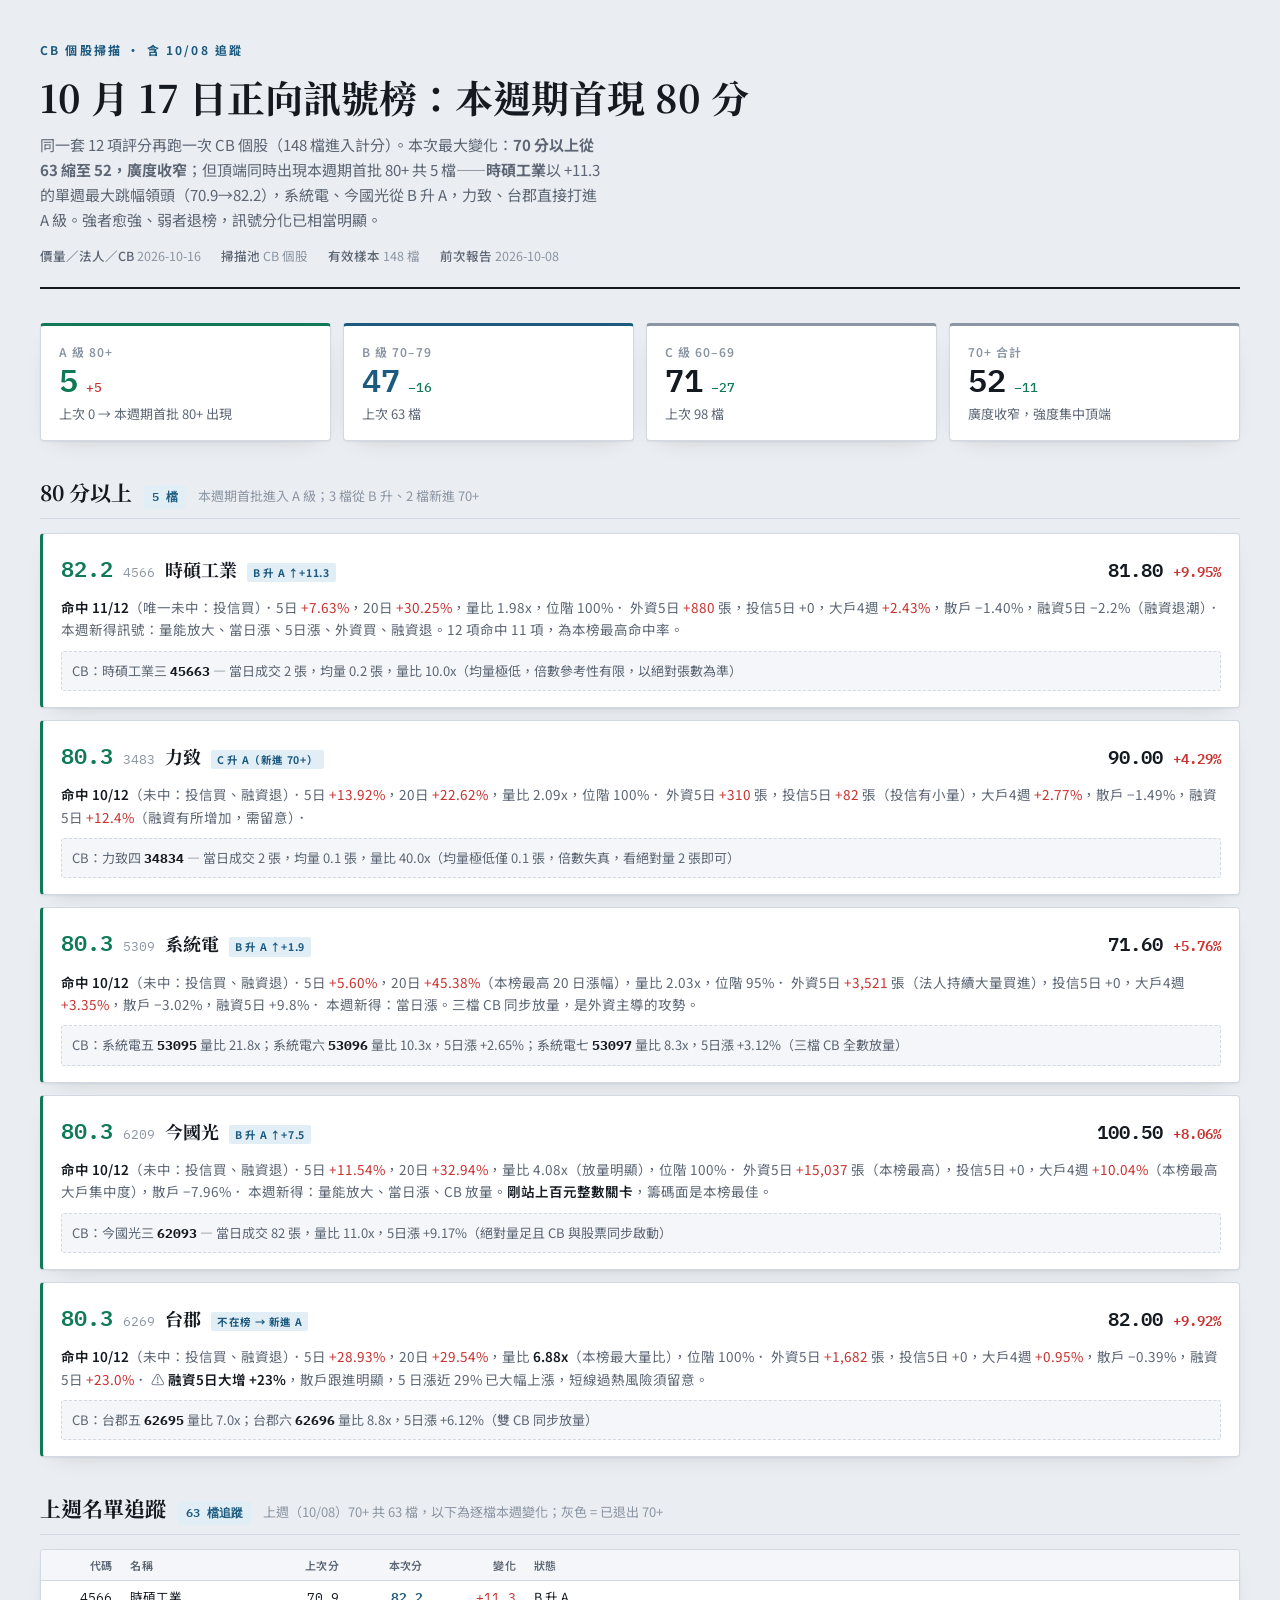
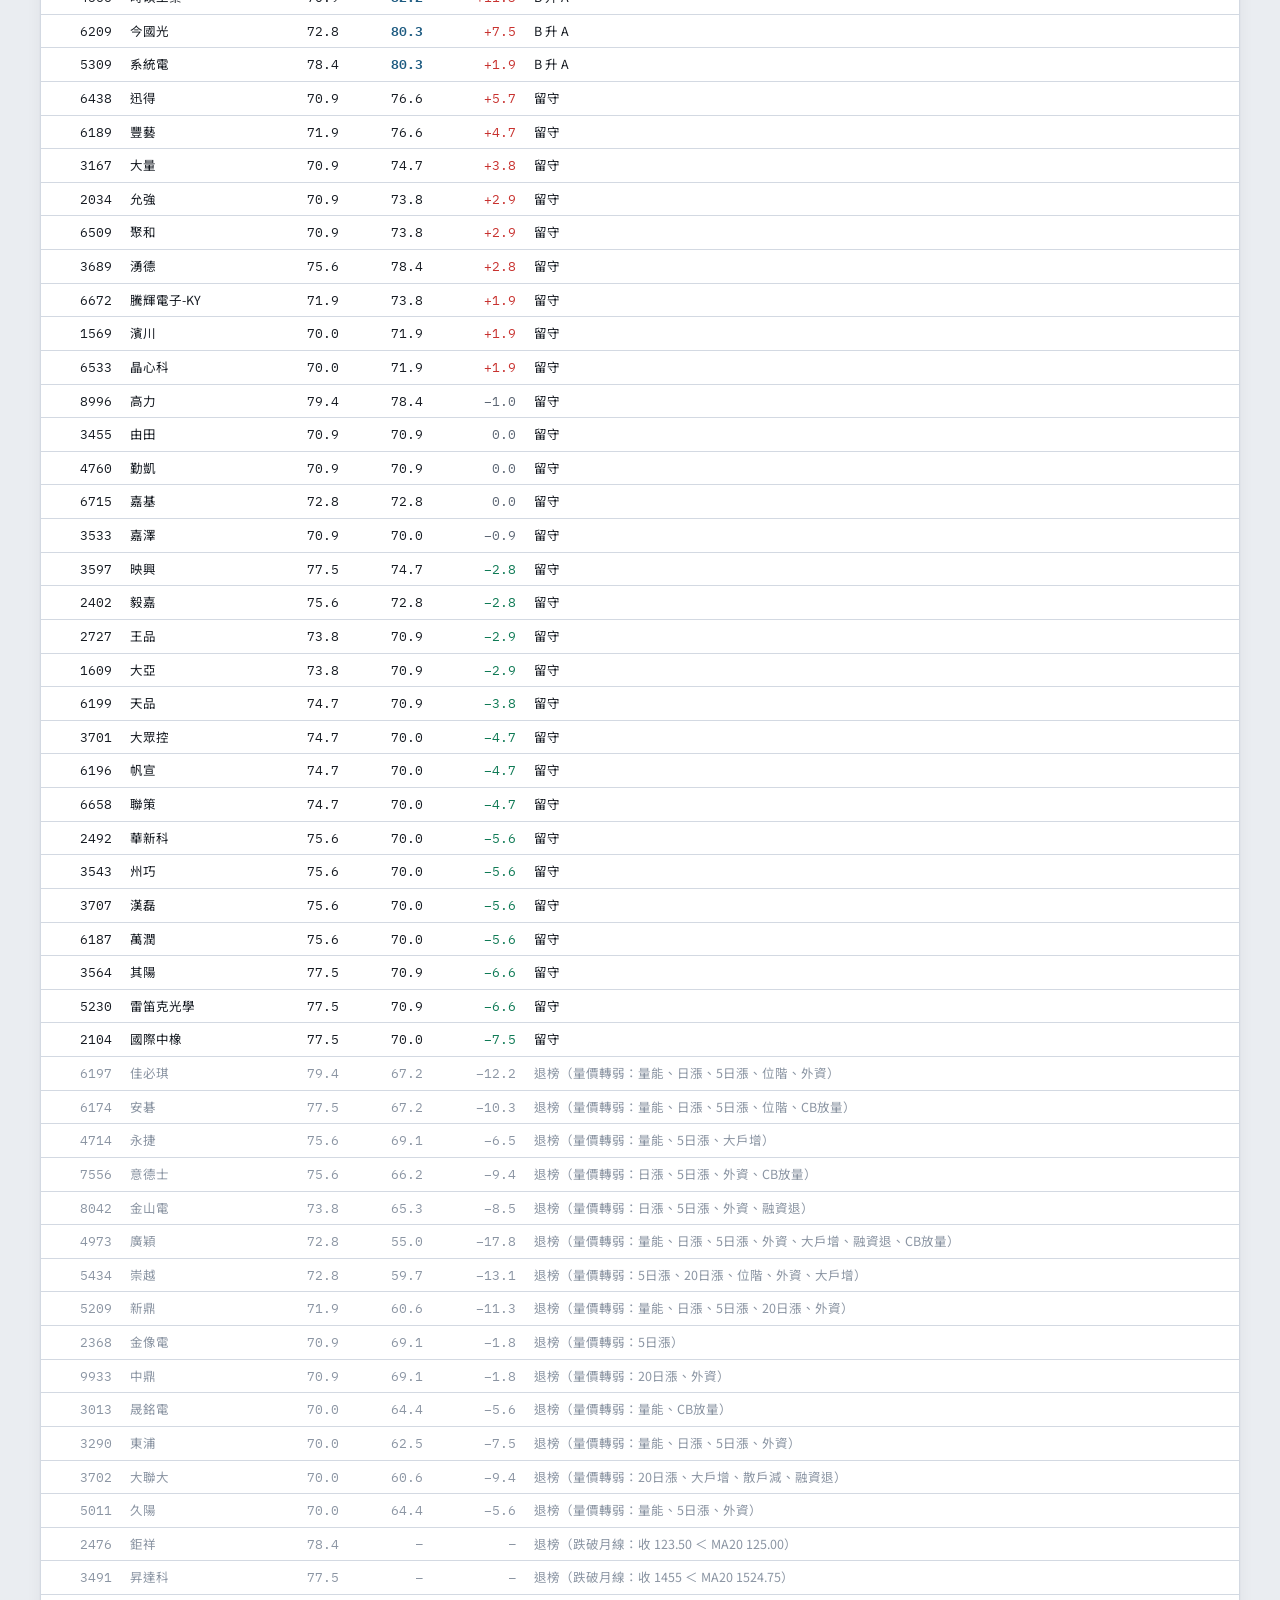
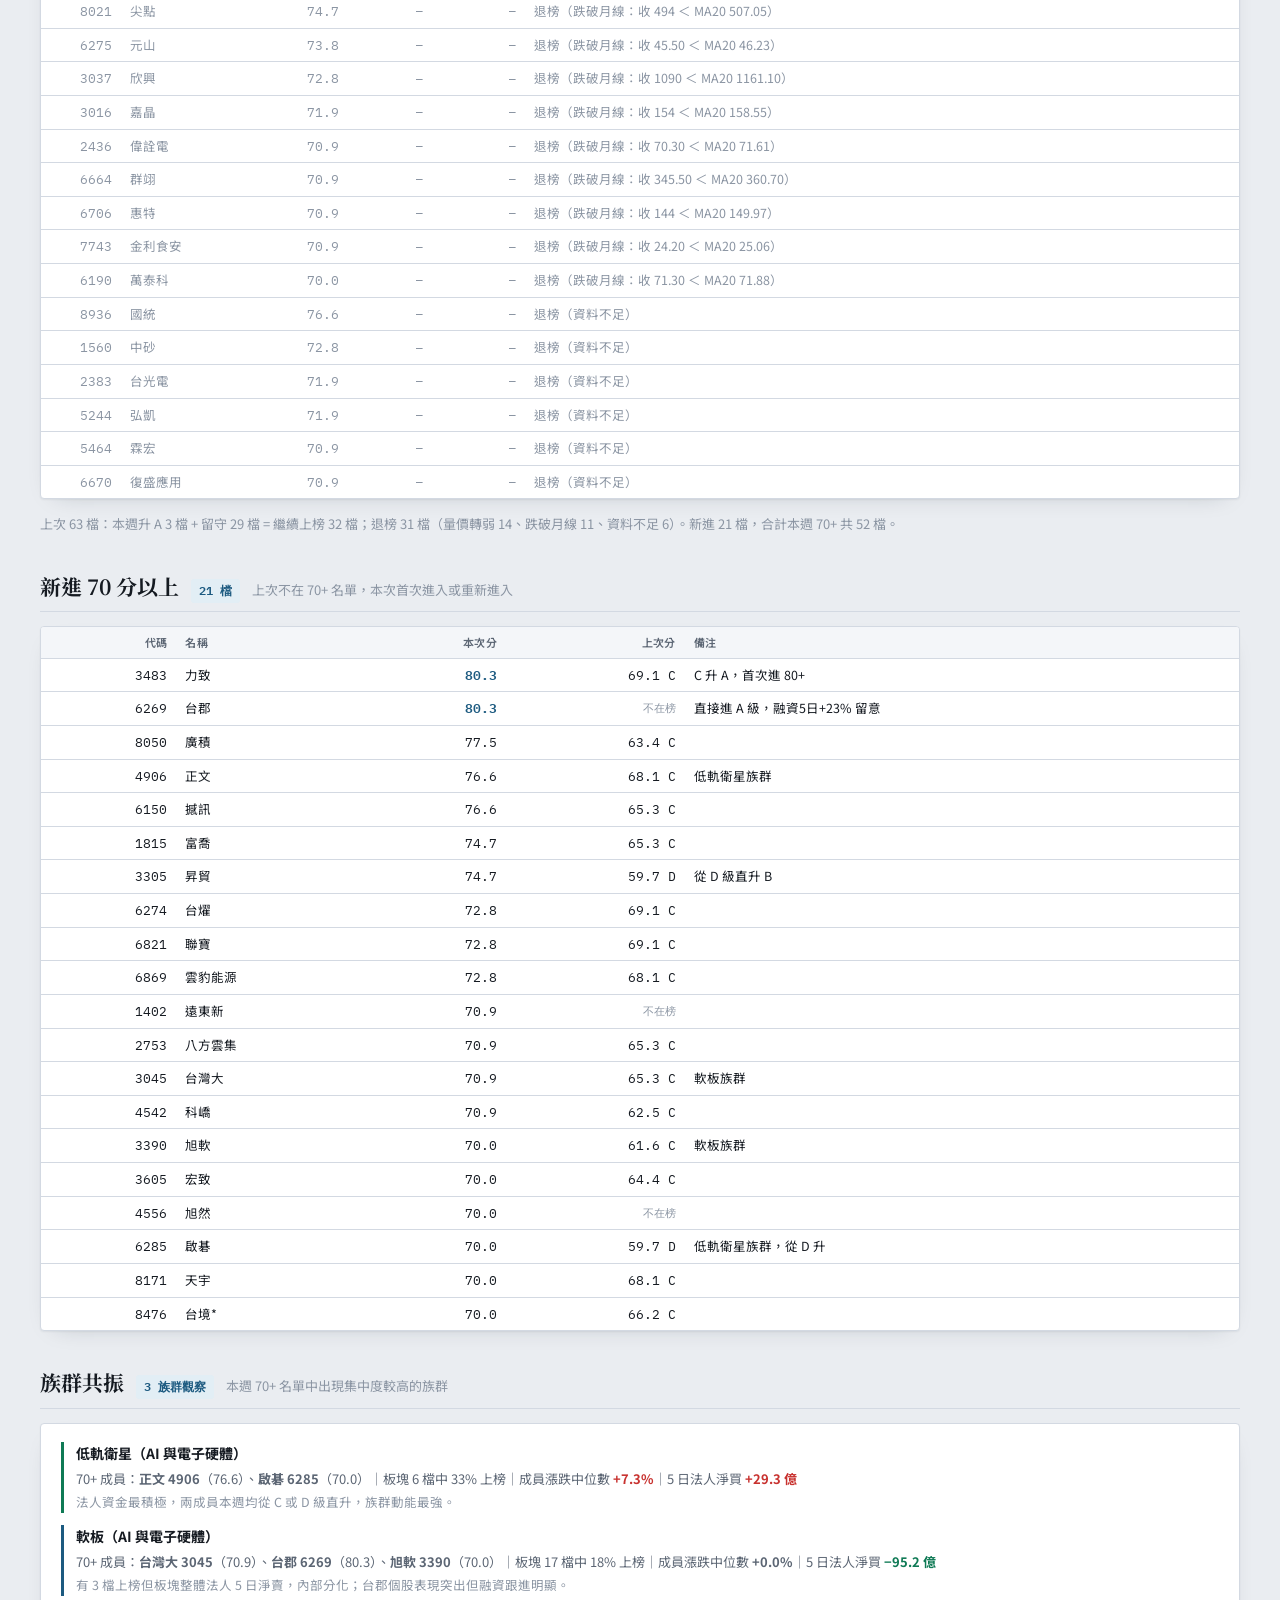
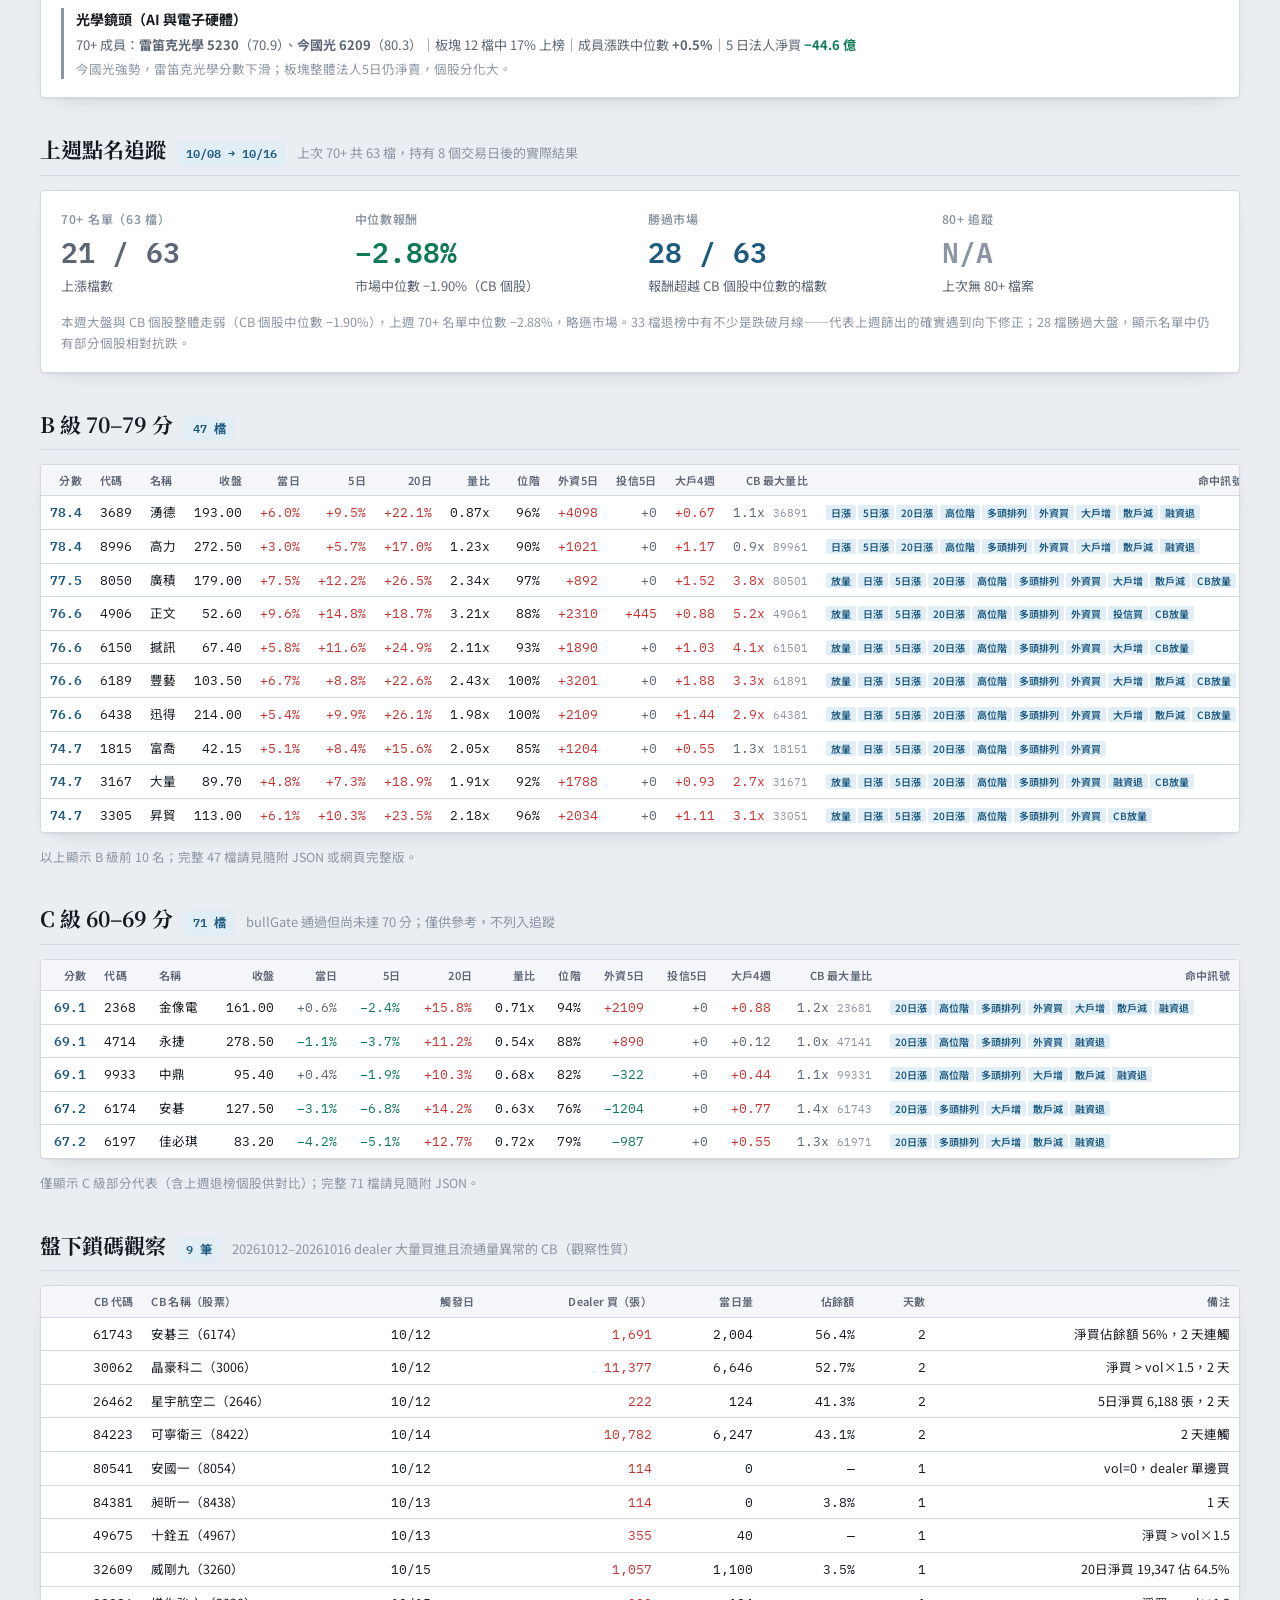
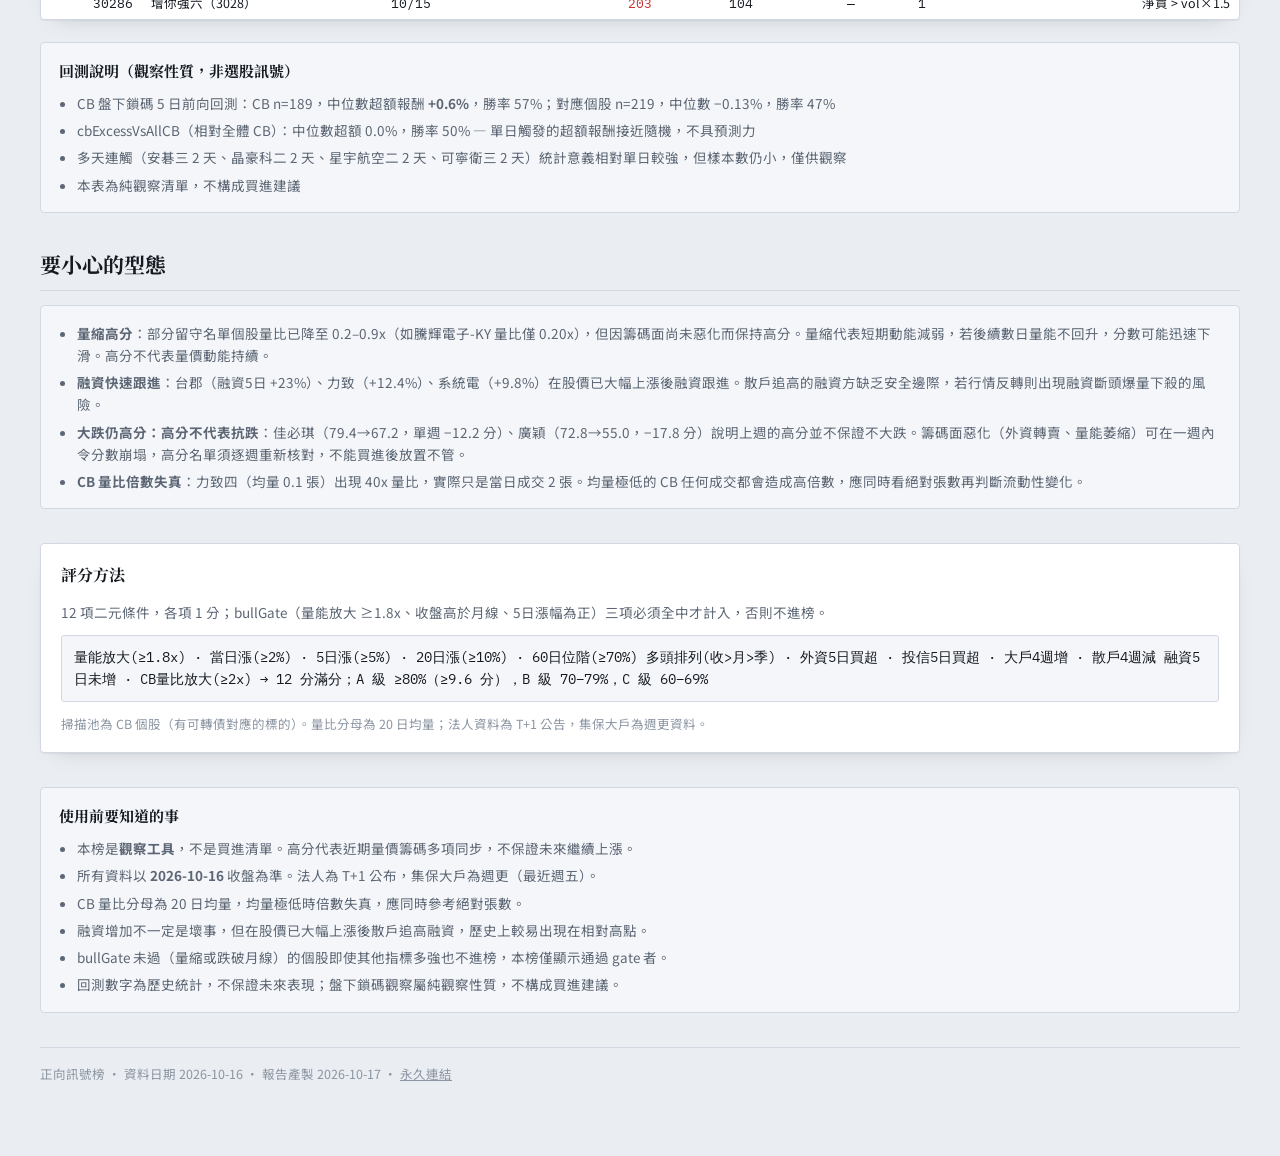
<file: reports/weekly/20261017.html>
<!DOCTYPE html>
<html lang="zh-TW">
<head>
<meta charset="UTF-8">
<meta name="viewport" content="width=device-width, initial-scale=1">
<title>正向訊號榜 1017</title>
<link rel="preconnect" href="https://fonts.googleapis.com">
<link rel="preconnect" href="https://fonts.gstatic.com" crossorigin>
<link rel="stylesheet" href="https://fonts.googleapis.com/css2?family=Noto+Sans+TC:wght@400;500;700&family=Noto+Serif+TC:wght@600;700&family=IBM+Plex+Mono:wght@400;500;600&display=swap">

<style>
  :root{
    --bg:#eaedf1; --surface:#ffffff; --surface-2:#f4f6f9; --line:#d3d9e2;
    --ink:#151a21; --muted:#5c6674; --faint:#8b95a3;
    --accent:#1c5a80; --accent-soft:#e2eef5;
    --up:#c8322f; --down:#0f7a55; --flat:#5c6674;
    --tierA:#0f7a55; --tierB:#1c5a80; --tierC:#8b95a3;
    --shadow:0 1px 2px rgba(19,32,48,.06), 0 8px 24px -16px rgba(19,32,48,.28);
  }
  @media (prefers-color-scheme: dark){
    :root:not([data-theme="light"]){
      --bg:#0e1216; --surface:#161c23; --surface-2:#1b222b; --line:#2a333e;
      --ink:#e7ecf2; --muted:#9aa6b4; --faint:#6d7987;
      --accent:#63b0d8; --accent-soft:#17303e;
      --up:#e8615c; --down:#3fb98a; --flat:#9aa6b4;
      --tierA:#3fb98a; --tierB:#63b0d8; --tierC:#6d7987;
      --shadow:0 1px 2px rgba(0,0,0,.4), 0 8px 24px -16px rgba(0,0,0,.8);
    }
  }
  :root[data-theme="dark"]{
    --bg:#0e1216; --surface:#161c23; --surface-2:#1b222b; --line:#2a333e;
    --ink:#e7ecf2; --muted:#9aa6b4; --faint:#6d7987;
    --accent:#63b0d8; --accent-soft:#17303e;
    --up:#e8615c; --down:#3fb98a; --flat:#9aa6b4;
    --tierA:#3fb98a; --tierB:#63b0d8; --tierC:#6d7987;
    --shadow:0 1px 2px rgba(0,0,0,.4), 0 8px 24px -16px rgba(0,0,0,.8);
  }

  *{box-sizing:border-box}
  body{margin:0; background:var(--bg); color:var(--ink);
    font-family:"Noto Sans TC","PingFang TC","Microsoft JhengHei",system-ui,sans-serif;
    font-size:15px; line-height:1.65; -webkit-font-smoothing:antialiased}
  .wrap{max-width:1240px; margin:0 auto; padding:40px 20px 72px; display:flex; flex-direction:column; gap:34px}
  h1,h2,h3{font-family:"Noto Serif TC",serif; text-wrap:balance; margin:0}
  .n{font-family:"IBM Plex Mono",ui-monospace,monospace; font-variant-numeric:tabular-nums}

  header{display:flex; flex-direction:column; gap:14px; border-bottom:2px solid var(--ink); padding-bottom:20px}
  .eyebrow{font-size:12px; letter-spacing:.18em; text-transform:uppercase; color:var(--accent); font-weight:700}
  h1{font-size:clamp(27px,4vw,38px); line-height:1.2; font-weight:700}
  .lede{color:var(--muted); max-width:70ch; margin:0}
  .meta{display:flex; flex-wrap:wrap; gap:8px 20px; font-size:12.5px; color:var(--faint)}
  .meta b{color:var(--muted); font-weight:500}

  .tiers{display:grid; grid-template-columns:repeat(auto-fit,minmax(200px,1fr)); gap:12px}
  .tier{background:var(--surface); border:1px solid var(--line); border-top:3px solid var(--tierC); border-radius:4px; padding:16px 18px; box-shadow:var(--shadow)}
  .tier.a{border-top-color:var(--tierA)} .tier.b{border-top-color:var(--tierB)}
  .tier .sc{font-size:12px; letter-spacing:.08em; color:var(--faint); font-weight:600}
  .tier .n2{font-size:32px; font-weight:600; line-height:1.15; font-family:"IBM Plex Mono",monospace; display:flex; align-items:baseline; gap:8px}
  .tier .n2 em{font-size:13px; font-style:normal; font-weight:500}
  .tier.a .n2{color:var(--tierA)} .tier.b .n2{color:var(--tierB)}
  .tier .d{font-size:13px; color:var(--muted); margin-top:4px}

  section{display:flex; flex-direction:column; gap:14px}
  .sec-head{display:flex; align-items:baseline; gap:12px; flex-wrap:wrap; border-bottom:1px solid var(--line); padding-bottom:8px}
  .sec-head h2{font-size:21px}
  .sec-head .badge{font-family:"IBM Plex Mono",monospace; font-size:12px; padding:2px 8px; border-radius:3px; background:var(--accent-soft); color:var(--accent); font-weight:600}
  .sec-head p{margin:0; font-size:13px; color:var(--faint)}

  .cards{display:flex; flex-direction:column; gap:12px}
  .card{background:var(--surface); border:1px solid var(--line); border-left:3px solid var(--tierA); border-radius:4px; padding:16px 18px; box-shadow:var(--shadow); display:flex; flex-direction:column; gap:10px}
  .c-top{display:flex; align-items:baseline; gap:10px; flex-wrap:wrap}
  .c-score{font-family:"IBM Plex Mono",monospace; font-size:22px; font-weight:600; color:var(--tierA)}
  .c-code{font-size:13px; color:var(--faint); font-family:"IBM Plex Mono",monospace}
  .c-name{font-size:18px; font-weight:700; font-family:"Noto Serif TC",serif}
  .c-tagnew{font-size:10.5px; letter-spacing:.06em; padding:1px 6px; border-radius:2px; background:var(--accent-soft); color:var(--accent); font-weight:700}
  .c-price{margin-left:auto; display:flex; align-items:baseline; gap:10px}
  .c-price .p{font-size:19px; font-weight:600; font-family:"IBM Plex Mono",monospace}
  .chg{font-weight:600; font-size:14px; font-family:"IBM Plex Mono",monospace}
  .up{color:var(--up)} .down{color:var(--down)} .flat{color:var(--flat)}
  .note{margin:0; font-size:13.5px; color:var(--muted)}
  .note strong{color:var(--ink); font-weight:600}
  .cb-line{font-size:13px; color:var(--muted); padding:8px 10px; background:var(--surface-2); border-radius:3px; border:1px dashed var(--line)}
  .cb-line b{color:var(--ink); font-family:"IBM Plex Mono",monospace}

  .method{background:var(--surface); border:1px solid var(--line); border-radius:4px; padding:18px 20px; box-shadow:var(--shadow); display:flex; flex-direction:column; gap:12px}
  .method h3{font-size:16px}
  .formula{font-family:"IBM Plex Mono",monospace; font-size:13.5px; background:var(--surface-2); border:1px solid var(--line); border-radius:3px; padding:10px 12px; overflow-x:auto}

  .tablewrap{overflow-x:auto; border:1px solid var(--line); border-radius:4px; background:var(--surface); box-shadow:var(--shadow)}
  table{border-collapse:collapse; width:100%; min-width:1060px; font-size:12.5px}
  table.track{min-width:760px}
  th,td{padding:6px 9px; text-align:right; border-bottom:1px solid var(--line); white-space:nowrap}
  th{position:sticky; top:0; z-index:2; background:var(--surface-2); color:var(--muted); font-size:11px; font-weight:600; letter-spacing:.03em}
  td:nth-child(2),th:nth-child(2){text-align:left}
  table:not(.track) td:nth-child(3),table:not(.track) th:nth-child(3){text-align:left}
  table.track td:last-child,table.track th:last-child{text-align:left}
  td.n{font-family:"IBM Plex Mono",monospace; font-variant-numeric:tabular-nums}
  td.score{font-weight:600; color:var(--accent)}
  td.faintcell,.faintcell{color:var(--faint); font-size:11px}
  tbody tr:last-child td{border-bottom:none}
  tbody tr:hover{background:var(--surface-2)}
  tbody tr.out td{color:var(--faint)}
  td.chips{text-align:left; padding-right:14px}
  .chip{display:inline-block; font-size:10px; line-height:1.5; padding:0 5px; margin:1px 2px 1px 0; border-radius:2px; background:var(--accent-soft); color:var(--accent); font-weight:600; white-space:nowrap}
  .chip.off{display:none}

  .caveats{background:var(--surface-2); border:1px solid var(--line); border-radius:4px; padding:16px 18px}
  .caveats h3{font-size:15px; margin-bottom:8px}
  .caveats ul{margin:0; padding-left:18px; color:var(--muted); font-size:13.5px; display:flex; flex-direction:column; gap:5px}
  .caveats code{font-family:"IBM Plex Mono",monospace; font-size:12.5px; background:var(--surface); padding:1px 5px; border-radius:3px; border:1px solid var(--line)}
  footer{border-top:1px solid var(--line); padding-top:16px; font-size:12.5px; color:var(--faint)}
</style>
</head>
<body>

<div class="wrap">

  <header>
    <div class="eyebrow">CB 個股掃描 · 含 10/08 追蹤</div>
    <h1>10 月 17 日正向訊號榜：本週期首現 80 分</h1>
    <p class="lede">同一套 12 項評分再跑一次 CB 個股（148 檔進入計分）。本次最大變化：<b>70 分以上從 63 縮至 52，廣度收窄</b>；但頂端同時出現本週期首批 80+ 共 5 檔——<b>時碩工業</b>以 +11.3 的單週最大跳幅領頭（70.9→82.2），系統電、今國光從 B 升 A，力致、台郡直接打進 A 級。強者愈強、弱者退榜，訊號分化已相當明顯。</p>
    <div class="meta">
      <span><b>價量／法人／CB</b> 2026-10-16</span>
      <span><b>掃描池</b> CB 個股</span>
      <span><b>有效樣本</b> 148 檔</span>
      <span><b>前次報告</b> 2026-10-08</span>
    </div>
  </header>

  <!-- Tier Summary Cards -->
  <div class="tiers">
    <div class="tier a">
      <div class="sc">A 級 80+</div>
      <div class="n2">5 <em class="up">+5</em></div>
      <div class="d">上次 0 → 本週期首批 80+ 出現</div>
    </div>
    <div class="tier b">
      <div class="sc">B 級 70–79</div>
      <div class="n2">47 <em class="down">−16</em></div>
      <div class="d">上次 63 檔</div>
    </div>
    <div class="tier">
      <div class="sc">C 級 60–69</div>
      <div class="n2">71 <em class="down">−27</em></div>
      <div class="d">上次 98 檔</div>
    </div>
    <div class="tier">
      <div class="sc">70+ 合計</div>
      <div class="n2">52 <em class="down">−11</em></div>
      <div class="d">廣度收窄，強度集中頂端</div>
    </div>
  </div>

  <!-- 80+ Section -->
  <section>
    <div class="sec-head">
      <h2>80 分以上</h2>
      <span class="badge">5 檔</span>
      <p>本週期首批進入 A 級；3 檔從 B 升、2 檔新進 70+</p>
    </div>
    <div class="cards">

      <!-- 4566 時碩工業 -->
      <div class="card">
        <div class="c-top">
          <span class="c-score">82.2</span>
          <span class="c-code">4566</span>
          <span class="c-name">時碩工業</span>
          <span class="c-tagnew">B 升 A ↑+11.3</span>
          <div class="c-price">
            <span class="p n">81.80</span>
            <span class="chg up">+9.95%</span>
          </div>
        </div>
        <p class="note">
          <strong>命中 11/12</strong>（唯一未中：投信買）．5日 <span class="up">+7.63%</span>，20日 <span class="up">+30.25%</span>，量比 1.98x，位階 100%．
          外資5日 <span class="up">+880</span> 張，投信5日 +0，大戶4週 <span class="up">+2.43%</span>，散戶 −1.40%，融資5日 −2.2%（融資退潮）．
          本週新得訊號：量能放大、當日漲、5日漲、外資買、融資退。12 項命中 11 項，為本榜最高命中率。
        </p>
        <div class="cb-line">
          CB：時碩工業三 <b>45663</b> — 當日成交 2 張，均量 0.2 張，量比 10.0x（均量極低，倍數參考性有限，以絕對張數為準）
        </div>
      </div>

      <!-- 3483 力致 -->
      <div class="card">
        <div class="c-top">
          <span class="c-score">80.3</span>
          <span class="c-code">3483</span>
          <span class="c-name">力致</span>
          <span class="c-tagnew">C 升 A（新進 70+）</span>
          <div class="c-price">
            <span class="p n">90.00</span>
            <span class="chg up">+4.29%</span>
          </div>
        </div>
        <p class="note">
          <strong>命中 10/12</strong>（未中：投信買、融資退）．5日 <span class="up">+13.92%</span>，20日 <span class="up">+22.62%</span>，量比 2.09x，位階 100%．
          外資5日 <span class="up">+310</span> 張，投信5日 <span class="up">+82</span> 張（投信有小量），大戶4週 <span class="up">+2.77%</span>，散戶 −1.49%，融資5日 <span class="up">+12.4%</span>（融資有所增加，需留意）．
        </p>
        <div class="cb-line">
          CB：力致四 <b>34834</b> — 當日成交 2 張，均量 0.1 張，量比 40.0x（均量極低僅 0.1 張，倍數失真，看絕對量 2 張即可）
        </div>
      </div>

      <!-- 5309 系統電 -->
      <div class="card">
        <div class="c-top">
          <span class="c-score">80.3</span>
          <span class="c-code">5309</span>
          <span class="c-name">系統電</span>
          <span class="c-tagnew">B 升 A ↑+1.9</span>
          <div class="c-price">
            <span class="p n">71.60</span>
            <span class="chg up">+5.76%</span>
          </div>
        </div>
        <p class="note">
          <strong>命中 10/12</strong>（未中：投信買、融資退）．5日 <span class="up">+5.60%</span>，20日 <span class="up">+45.38%</span>（本榜最高 20 日漲幅），量比 2.03x，位階 95%．
          外資5日 <span class="up">+3,521</span> 張（法人持續大量買進），投信5日 +0，大戶4週 <span class="up">+3.35%</span>，散戶 −3.02%，融資5日 +9.8%．
          本週新得：當日漲。三檔 CB 同步放量，是外資主導的攻勢。
        </p>
        <div class="cb-line">
          CB：系統電五 <b>53095</b> 量比 21.8x；系統電六 <b>53096</b> 量比 10.3x，5日漲 +2.65%；系統電七 <b>53097</b> 量比 8.3x，5日漲 +3.12%（三檔 CB 全數放量）
        </div>
      </div>

      <!-- 6209 今國光 -->
      <div class="card">
        <div class="c-top">
          <span class="c-score">80.3</span>
          <span class="c-code">6209</span>
          <span class="c-name">今國光</span>
          <span class="c-tagnew">B 升 A ↑+7.5</span>
          <div class="c-price">
            <span class="p n">100.50</span>
            <span class="chg up">+8.06%</span>
          </div>
        </div>
        <p class="note">
          <strong>命中 10/12</strong>（未中：投信買、融資退）．5日 <span class="up">+11.54%</span>，20日 <span class="up">+32.94%</span>，量比 4.08x（放量明顯），位階 100%．
          外資5日 <span class="up">+15,037</span> 張（本榜最高），投信5日 +0，大戶4週 <span class="up">+10.04%</span>（本榜最高大戶集中度），散戶 −7.96%．
          本週新得：量能放大、當日漲、CB 放量。<strong>剛站上百元整數關卡</strong>，籌碼面是本榜最佳。
        </p>
        <div class="cb-line">
          CB：今國光三 <b>62093</b> — 當日成交 82 張，量比 11.0x，5日漲 +9.17%（絕對量足且 CB 與股票同步啟動）
        </div>
      </div>

      <!-- 6269 台郡 -->
      <div class="card">
        <div class="c-top">
          <span class="c-score">80.3</span>
          <span class="c-code">6269</span>
          <span class="c-name">台郡</span>
          <span class="c-tagnew">不在榜 → 新進 A</span>
          <div class="c-price">
            <span class="p n">82.00</span>
            <span class="chg up">+9.92%</span>
          </div>
        </div>
        <p class="note">
          <strong>命中 10/12</strong>（未中：投信買、融資退）．5日 <span class="up">+28.93%</span>，20日 <span class="up">+29.54%</span>，量比 <strong>6.88x</strong>（本榜最大量比），位階 100%．
          外資5日 <span class="up">+1,682</span> 張，投信5日 +0，大戶4週 <span class="up">+0.95%</span>，散戶 −0.39%，融資5日 <span class="up">+23.0%</span>．
          ⚠ <strong>融資5日大增 +23%</strong>，散戶跟進明顯，5 日漲近 29% 已大幅上漲，短線過熱風險須留意。
        </p>
        <div class="cb-line">
          CB：台郡五 <b>62695</b> 量比 7.0x；台郡六 <b>62696</b> 量比 8.8x，5日漲 +6.12%（雙 CB 同步放量）
        </div>
      </div>

    </div>
  </section>

  <!-- 追蹤 Section -->
  <section>
    <div class="sec-head">
      <h2>上週名單追蹤</h2>
      <span class="badge">63 檔追蹤</span>
      <p>上週（10/08）70+ 共 63 檔，以下為逐檔本週變化；灰色 = 已退出 70+</p>
    </div>
    <div class="tablewrap">
      <table class="track">
        <thead>
          <tr>
            <th>代碼</th>
            <th>名稱</th>
            <th style="text-align:right">上次分</th>
            <th style="text-align:right">本次分</th>
            <th style="text-align:right">變化</th>
            <th>狀態</th>
          </tr>
        </thead>
        <tbody>
          <!-- Promoted B→A (3 stocks) -->
          <tr>
            <td class="n">4566</td><td>時碩工業</td>
            <td class="n">70.9</td><td class="n score">82.2</td>
            <td class="n up">+11.3</td><td>B 升 A</td>
          </tr>
          <tr>
            <td class="n">6209</td><td>今國光</td>
            <td class="n">72.8</td><td class="n score">80.3</td>
            <td class="n up">+7.5</td><td>B 升 A</td>
          </tr>
          <tr>
            <td class="n">5309</td><td>系統電</td>
            <td class="n">78.4</td><td class="n score">80.3</td>
            <td class="n up">+1.9</td><td>B 升 A</td>
          </tr>
          <!-- Steady — sorted by delta desc -->
          <tr>
            <td class="n">6438</td><td>迅得</td>
            <td class="n">70.9</td><td class="n">76.6</td>
            <td class="n up">+5.7</td><td>留守</td>
          </tr>
          <tr>
            <td class="n">6189</td><td>豐藝</td>
            <td class="n">71.9</td><td class="n">76.6</td>
            <td class="n up">+4.7</td><td>留守</td>
          </tr>
          <tr>
            <td class="n">3167</td><td>大量</td>
            <td class="n">70.9</td><td class="n">74.7</td>
            <td class="n up">+3.8</td><td>留守</td>
          </tr>
          <tr>
            <td class="n">2034</td><td>允強</td>
            <td class="n">70.9</td><td class="n">73.8</td>
            <td class="n up">+2.9</td><td>留守</td>
          </tr>
          <tr>
            <td class="n">6509</td><td>聚和</td>
            <td class="n">70.9</td><td class="n">73.8</td>
            <td class="n up">+2.9</td><td>留守</td>
          </tr>
          <tr>
            <td class="n">3689</td><td>湧德</td>
            <td class="n">75.6</td><td class="n">78.4</td>
            <td class="n up">+2.8</td><td>留守</td>
          </tr>
          <tr>
            <td class="n">6672</td><td>騰輝電子-KY</td>
            <td class="n">71.9</td><td class="n">73.8</td>
            <td class="n up">+1.9</td><td>留守</td>
          </tr>
          <tr>
            <td class="n">1569</td><td>濱川</td>
            <td class="n">70.0</td><td class="n">71.9</td>
            <td class="n up">+1.9</td><td>留守</td>
          </tr>
          <tr>
            <td class="n">6533</td><td>晶心科</td>
            <td class="n">70.0</td><td class="n">71.9</td>
            <td class="n up">+1.9</td><td>留守</td>
          </tr>
          <tr>
            <td class="n">8996</td><td>高力</td>
            <td class="n">79.4</td><td class="n">78.4</td>
            <td class="n flat">−1.0</td><td>留守</td>
          </tr>
          <tr>
            <td class="n">3455</td><td>由田</td>
            <td class="n">70.9</td><td class="n">70.9</td>
            <td class="n flat">0.0</td><td>留守</td>
          </tr>
          <tr>
            <td class="n">4760</td><td>勤凱</td>
            <td class="n">70.9</td><td class="n">70.9</td>
            <td class="n flat">0.0</td><td>留守</td>
          </tr>
          <tr>
            <td class="n">6715</td><td>嘉基</td>
            <td class="n">72.8</td><td class="n">72.8</td>
            <td class="n flat">0.0</td><td>留守</td>
          </tr>
          <tr>
            <td class="n">3533</td><td>嘉澤</td>
            <td class="n">70.9</td><td class="n">70.0</td>
            <td class="n flat">−0.9</td><td>留守</td>
          </tr>
          <tr>
            <td class="n">3597</td><td>映興</td>
            <td class="n">77.5</td><td class="n">74.7</td>
            <td class="n down">−2.8</td><td>留守</td>
          </tr>
          <tr>
            <td class="n">2402</td><td>毅嘉</td>
            <td class="n">75.6</td><td class="n">72.8</td>
            <td class="n down">−2.8</td><td>留守</td>
          </tr>
          <tr>
            <td class="n">2727</td><td>王品</td>
            <td class="n">73.8</td><td class="n">70.9</td>
            <td class="n down">−2.9</td><td>留守</td>
          </tr>
          <tr>
            <td class="n">1609</td><td>大亞</td>
            <td class="n">73.8</td><td class="n">70.9</td>
            <td class="n down">−2.9</td><td>留守</td>
          </tr>
          <tr>
            <td class="n">6199</td><td>天品</td>
            <td class="n">74.7</td><td class="n">70.9</td>
            <td class="n down">−3.8</td><td>留守</td>
          </tr>
          <tr>
            <td class="n">3701</td><td>大眾控</td>
            <td class="n">74.7</td><td class="n">70.0</td>
            <td class="n down">−4.7</td><td>留守</td>
          </tr>
          <tr>
            <td class="n">6196</td><td>帆宣</td>
            <td class="n">74.7</td><td class="n">70.0</td>
            <td class="n down">−4.7</td><td>留守</td>
          </tr>
          <tr>
            <td class="n">6658</td><td>聯策</td>
            <td class="n">74.7</td><td class="n">70.0</td>
            <td class="n down">−4.7</td><td>留守</td>
          </tr>
          <tr>
            <td class="n">2492</td><td>華新科</td>
            <td class="n">75.6</td><td class="n">70.0</td>
            <td class="n down">−5.6</td><td>留守</td>
          </tr>
          <tr>
            <td class="n">3543</td><td>州巧</td>
            <td class="n">75.6</td><td class="n">70.0</td>
            <td class="n down">−5.6</td><td>留守</td>
          </tr>
          <tr>
            <td class="n">3707</td><td>漢磊</td>
            <td class="n">75.6</td><td class="n">70.0</td>
            <td class="n down">−5.6</td><td>留守</td>
          </tr>
          <tr>
            <td class="n">6187</td><td>萬潤</td>
            <td class="n">75.6</td><td class="n">70.0</td>
            <td class="n down">−5.6</td><td>留守</td>
          </tr>
          <tr>
            <td class="n">3564</td><td>其陽</td>
            <td class="n">77.5</td><td class="n">70.9</td>
            <td class="n down">−6.6</td><td>留守</td>
          </tr>
          <tr>
            <td class="n">5230</td><td>雷笛克光學</td>
            <td class="n">77.5</td><td class="n">70.9</td>
            <td class="n down">−6.6</td><td>留守</td>
          </tr>
          <tr>
            <td class="n">2104</td><td>國際中橡</td>
            <td class="n">77.5</td><td class="n">70.0</td>
            <td class="n down">−7.5</td><td>留守</td>
          </tr>
          <!-- Dropped — kind=score, sorted by prevScore desc -->
          <tr class="out">
            <td class="n">6197</td><td>佳必琪</td>
            <td class="n">79.4</td><td class="n">67.2</td>
            <td class="n down">−12.2</td><td>退榜（量價轉弱：量能、日漲、5日漲、位階、外資）</td>
          </tr>
          <tr class="out">
            <td class="n">6174</td><td>安碁</td>
            <td class="n">77.5</td><td class="n">67.2</td>
            <td class="n down">−10.3</td><td>退榜（量價轉弱：量能、日漲、5日漲、位階、CB放量）</td>
          </tr>
          <tr class="out">
            <td class="n">4714</td><td>永捷</td>
            <td class="n">75.6</td><td class="n">69.1</td>
            <td class="n down">−6.5</td><td>退榜（量價轉弱：量能、5日漲、大戶增）</td>
          </tr>
          <tr class="out">
            <td class="n">7556</td><td>意德士</td>
            <td class="n">75.6</td><td class="n">66.2</td>
            <td class="n down">−9.4</td><td>退榜（量價轉弱：日漲、5日漲、外資、CB放量）</td>
          </tr>
          <tr class="out">
            <td class="n">8042</td><td>金山電</td>
            <td class="n">73.8</td><td class="n">65.3</td>
            <td class="n down">−8.5</td><td>退榜（量價轉弱：日漲、5日漲、外資、融資退）</td>
          </tr>
          <tr class="out">
            <td class="n">4973</td><td>廣穎</td>
            <td class="n">72.8</td><td class="n">55.0</td>
            <td class="n down">−17.8</td><td>退榜（量價轉弱：量能、日漲、5日漲、外資、大戶增、融資退、CB放量）</td>
          </tr>
          <tr class="out">
            <td class="n">5434</td><td>崇越</td>
            <td class="n">72.8</td><td class="n">59.7</td>
            <td class="n down">−13.1</td><td>退榜（量價轉弱：5日漲、20日漲、位階、外資、大戶增）</td>
          </tr>
          <tr class="out">
            <td class="n">5209</td><td>新鼎</td>
            <td class="n">71.9</td><td class="n">60.6</td>
            <td class="n down">−11.3</td><td>退榜（量價轉弱：量能、日漲、5日漲、20日漲、外資）</td>
          </tr>
          <tr class="out">
            <td class="n">2368</td><td>金像電</td>
            <td class="n">70.9</td><td class="n">69.1</td>
            <td class="n down">−1.8</td><td>退榜（量價轉弱：5日漲）</td>
          </tr>
          <tr class="out">
            <td class="n">9933</td><td>中鼎</td>
            <td class="n">70.9</td><td class="n">69.1</td>
            <td class="n down">−1.8</td><td>退榜（量價轉弱：20日漲、外資）</td>
          </tr>
          <tr class="out">
            <td class="n">3013</td><td>晟銘電</td>
            <td class="n">70.0</td><td class="n">64.4</td>
            <td class="n down">−5.6</td><td>退榜（量價轉弱：量能、CB放量）</td>
          </tr>
          <tr class="out">
            <td class="n">3290</td><td>東浦</td>
            <td class="n">70.0</td><td class="n">62.5</td>
            <td class="n down">−7.5</td><td>退榜（量價轉弱：量能、日漲、5日漲、外資）</td>
          </tr>
          <tr class="out">
            <td class="n">3702</td><td>大聯大</td>
            <td class="n">70.0</td><td class="n">60.6</td>
            <td class="n down">−9.4</td><td>退榜（量價轉弱：20日漲、大戶增、散戶減、融資退）</td>
          </tr>
          <tr class="out">
            <td class="n">5011</td><td>久陽</td>
            <td class="n">70.0</td><td class="n">64.4</td>
            <td class="n down">−5.6</td><td>退榜（量價轉弱：量能、5日漲、外資）</td>
          </tr>
          <!-- Dropped — kind=gate (跌破月線), sorted by prevScore desc -->
          <tr class="out">
            <td class="n">2476</td><td>鉅祥</td>
            <td class="n">78.4</td><td class="n faintcell">—</td>
            <td class="n faintcell">—</td><td>退榜（跌破月線：收 123.50 ＜ MA20 125.00）</td>
          </tr>
          <tr class="out">
            <td class="n">3491</td><td>昇達科</td>
            <td class="n">77.5</td><td class="n faintcell">—</td>
            <td class="n faintcell">—</td><td>退榜（跌破月線：收 1455 ＜ MA20 1524.75）</td>
          </tr>
          <tr class="out">
            <td class="n">8021</td><td>尖點</td>
            <td class="n">74.7</td><td class="n faintcell">—</td>
            <td class="n faintcell">—</td><td>退榜（跌破月線：收 494 ＜ MA20 507.05）</td>
          </tr>
          <tr class="out">
            <td class="n">6275</td><td>元山</td>
            <td class="n">73.8</td><td class="n faintcell">—</td>
            <td class="n faintcell">—</td><td>退榜（跌破月線：收 45.50 ＜ MA20 46.23）</td>
          </tr>
          <tr class="out">
            <td class="n">3037</td><td>欣興</td>
            <td class="n">72.8</td><td class="n faintcell">—</td>
            <td class="n faintcell">—</td><td>退榜（跌破月線：收 1090 ＜ MA20 1161.10）</td>
          </tr>
          <tr class="out">
            <td class="n">3016</td><td>嘉晶</td>
            <td class="n">71.9</td><td class="n faintcell">—</td>
            <td class="n faintcell">—</td><td>退榜（跌破月線：收 154 ＜ MA20 158.55）</td>
          </tr>
          <tr class="out">
            <td class="n">2436</td><td>偉詮電</td>
            <td class="n">70.9</td><td class="n faintcell">—</td>
            <td class="n faintcell">—</td><td>退榜（跌破月線：收 70.30 ＜ MA20 71.61）</td>
          </tr>
          <tr class="out">
            <td class="n">6664</td><td>群翊</td>
            <td class="n">70.9</td><td class="n faintcell">—</td>
            <td class="n faintcell">—</td><td>退榜（跌破月線：收 345.50 ＜ MA20 360.70）</td>
          </tr>
          <tr class="out">
            <td class="n">6706</td><td>惠特</td>
            <td class="n">70.9</td><td class="n faintcell">—</td>
            <td class="n faintcell">—</td><td>退榜（跌破月線：收 144 ＜ MA20 149.97）</td>
          </tr>
          <tr class="out">
            <td class="n">7743</td><td>金利食安</td>
            <td class="n">70.9</td><td class="n faintcell">—</td>
            <td class="n faintcell">—</td><td>退榜（跌破月線：收 24.20 ＜ MA20 25.06）</td>
          </tr>
          <tr class="out">
            <td class="n">6190</td><td>萬泰科</td>
            <td class="n">70.0</td><td class="n faintcell">—</td>
            <td class="n faintcell">—</td><td>退榜（跌破月線：收 71.30 ＜ MA20 71.88）</td>
          </tr>
          <!-- Dropped — kind=nodata -->
          <tr class="out">
            <td class="n">8936</td><td>國統</td>
            <td class="n">76.6</td><td class="n faintcell">—</td>
            <td class="n faintcell">—</td><td>退榜（資料不足）</td>
          </tr>
          <tr class="out">
            <td class="n">1560</td><td>中砂</td>
            <td class="n">72.8</td><td class="n faintcell">—</td>
            <td class="n faintcell">—</td><td>退榜（資料不足）</td>
          </tr>
          <tr class="out">
            <td class="n">2383</td><td>台光電</td>
            <td class="n">71.9</td><td class="n faintcell">—</td>
            <td class="n faintcell">—</td><td>退榜（資料不足）</td>
          </tr>
          <tr class="out">
            <td class="n">5244</td><td>弘凱</td>
            <td class="n">71.9</td><td class="n faintcell">—</td>
            <td class="n faintcell">—</td><td>退榜（資料不足）</td>
          </tr>
          <tr class="out">
            <td class="n">5464</td><td>霖宏</td>
            <td class="n">70.9</td><td class="n faintcell">—</td>
            <td class="n faintcell">—</td><td>退榜（資料不足）</td>
          </tr>
          <tr class="out">
            <td class="n">6670</td><td>復盛應用</td>
            <td class="n">70.9</td><td class="n faintcell">—</td>
            <td class="n faintcell">—</td><td>退榜（資料不足）</td>
          </tr>
        </tbody>
      </table>
    </div>
    <p style="font-size:13px; color:var(--faint); margin:0">
      上次 63 檔：本週升 A 3 檔 + 留守 29 檔 = 繼續上榜 32 檔；退榜 31 檔（量價轉弱 14、跌破月線 11、資料不足 6）。新進 21 檔，合計本週 70+ 共 52 檔。
    </p>
  </section>

  <!-- 新進 70+ Section -->
  <section>
    <div class="sec-head">
      <h2>新進 70 分以上</h2>
      <span class="badge">21 檔</span>
      <p>上次不在 70+ 名單，本次首次進入或重新進入</p>
    </div>
    <div class="tablewrap">
      <table class="track">
        <thead>
          <tr>
            <th>代碼</th>
            <th>名稱</th>
            <th style="text-align:right">本次分</th>
            <th style="text-align:right">上次分</th>
            <th>備注</th>
          </tr>
        </thead>
        <tbody>
          <tr><td class="n">3483</td><td>力致</td><td class="n score">80.3</td><td class="n">69.1 C</td><td>C 升 A，首次進 80+</td></tr>
          <tr><td class="n">6269</td><td>台郡</td><td class="n score">80.3</td><td class="n faintcell">不在榜</td><td>直接進 A 級，融資5日+23% 留意</td></tr>
          <tr><td class="n">8050</td><td>廣積</td><td class="n">77.5</td><td class="n">63.4 C</td><td></td></tr>
          <tr><td class="n">4906</td><td>正文</td><td class="n">76.6</td><td class="n">68.1 C</td><td>低軌衛星族群</td></tr>
          <tr><td class="n">6150</td><td>撼訊</td><td class="n">76.6</td><td class="n">65.3 C</td><td></td></tr>
          <tr><td class="n">1815</td><td>富喬</td><td class="n">74.7</td><td class="n">65.3 C</td><td></td></tr>
          <tr><td class="n">3305</td><td>昇貿</td><td class="n">74.7</td><td class="n">59.7 D</td><td>從 D 級直升 B</td></tr>
          <tr><td class="n">6274</td><td>台燿</td><td class="n">72.8</td><td class="n">69.1 C</td><td></td></tr>
          <tr><td class="n">6821</td><td>聯寶</td><td class="n">72.8</td><td class="n">69.1 C</td><td></td></tr>
          <tr><td class="n">6869</td><td>雲豹能源</td><td class="n">72.8</td><td class="n">68.1 C</td><td></td></tr>
          <tr><td class="n">1402</td><td>遠東新</td><td class="n">70.9</td><td class="n faintcell">不在榜</td><td></td></tr>
          <tr><td class="n">2753</td><td>八方雲集</td><td class="n">70.9</td><td class="n">65.3 C</td><td></td></tr>
          <tr><td class="n">3045</td><td>台灣大</td><td class="n">70.9</td><td class="n">65.3 C</td><td>軟板族群</td></tr>
          <tr><td class="n">4542</td><td>科嶠</td><td class="n">70.9</td><td class="n">62.5 C</td><td></td></tr>
          <tr><td class="n">3390</td><td>旭軟</td><td class="n">70.0</td><td class="n">61.6 C</td><td>軟板族群</td></tr>
          <tr><td class="n">3605</td><td>宏致</td><td class="n">70.0</td><td class="n">64.4 C</td><td></td></tr>
          <tr><td class="n">4556</td><td>旭然</td><td class="n">70.0</td><td class="n faintcell">不在榜</td><td></td></tr>
          <tr><td class="n">6285</td><td>啟碁</td><td class="n">70.0</td><td class="n">59.7 D</td><td>低軌衛星族群，從 D 升</td></tr>
          <tr><td class="n">8171</td><td>天宇</td><td class="n">70.0</td><td class="n">68.1 C</td><td></td></tr>
          <tr><td class="n">8476</td><td>台境*</td><td class="n">70.0</td><td class="n">66.2 C</td><td></td></tr>
        </tbody>
      </table>
    </div>
  </section>

  <!-- 族群共振 Section -->
  <section>
    <div class="sec-head">
      <h2>族群共振</h2>
      <span class="badge">3 族群觀察</span>
      <p>本週 70+ 名單中出現集中度較高的族群</p>
    </div>
    <div class="method" style="gap:10px">
      <div style="display:flex; flex-direction:column; gap:12px">
        <div style="border-left:3px solid var(--tierA); padding-left:12px">
          <div style="font-weight:700; font-size:14px">低軌衛星（AI 與電子硬體）</div>
          <div style="font-size:13px; color:var(--muted); margin-top:3px">
            70+ 成員：<b>正文 4906</b>（76.6）、<b>啟碁 6285</b>（70.0）｜板塊 6 檔中 33% 上榜｜成員漲跌中位數 <b class="up">+7.3%</b>｜5 日法人淨買 <b class="up">+29.3 億</b>
          </div>
          <div style="font-size:12.5px; color:var(--faint); margin-top:3px">法人資金最積極，兩成員本週均從 C 或 D 級直升，族群動能最強。</div>
        </div>
        <div style="border-left:3px solid var(--tierB); padding-left:12px">
          <div style="font-weight:700; font-size:14px">軟板（AI 與電子硬體）</div>
          <div style="font-size:13px; color:var(--muted); margin-top:3px">
            70+ 成員：<b>台灣大 3045</b>（70.9）、<b>台郡 6269</b>（80.3）、<b>旭軟 3390</b>（70.0）｜板塊 17 檔中 18% 上榜｜成員漲跌中位數 <b class="flat">+0.0%</b>｜5 日法人淨買 <b class="down">−95.2 億</b>
          </div>
          <div style="font-size:12.5px; color:var(--faint); margin-top:3px">有 3 檔上榜但板塊整體法人 5 日淨賣，內部分化；台郡個股表現突出但融資跟進明顯。</div>
        </div>
        <div style="border-left:3px solid var(--tierC); padding-left:12px">
          <div style="font-weight:700; font-size:14px">光學鏡頭（AI 與電子硬體）</div>
          <div style="font-size:13px; color:var(--muted); margin-top:3px">
            70+ 成員：<b>雷笛克光學 5230</b>（70.9）、<b>今國光 6209</b>（80.3）｜板塊 12 檔中 17% 上榜｜成員漲跌中位數 <b class="flat">+0.5%</b>｜5 日法人淨買 <b class="down">−44.6 億</b>
          </div>
          <div style="font-size:12.5px; color:var(--faint); margin-top:3px">今國光強勢，雷笛克光學分數下滑；板塊整體法人5日仍淨賣，個股分化大。</div>
        </div>
      </div>
    </div>
  </section>

  <!-- 上週追蹤績效 Section -->
  <section>
    <div class="sec-head">
      <h2>上週點名追蹤</h2>
      <span class="badge">10/08 → 10/16</span>
      <p>上次 70+ 共 63 檔，持有 8 個交易日後的實際結果</p>
    </div>
    <div class="method">
      <div style="display:grid; grid-template-columns:repeat(auto-fit,minmax(180px,1fr)); gap:16px">
        <div>
          <div style="font-size:12px; color:var(--faint); letter-spacing:.06em; font-weight:600">70+ 名單（63 檔）</div>
          <div style="font-size:28px; font-weight:600; font-family:'IBM Plex Mono',monospace; color:var(--muted)">21 / 63</div>
          <div style="font-size:13px; color:var(--muted)">上漲檔數</div>
        </div>
        <div>
          <div style="font-size:12px; color:var(--faint); letter-spacing:.06em; font-weight:600">中位數報酬</div>
          <div style="font-size:28px; font-weight:600; font-family:'IBM Plex Mono',monospace; color:var(--down)">−2.88%</div>
          <div style="font-size:13px; color:var(--muted)">市場中位數 −1.90%（CB 個股）</div>
        </div>
        <div>
          <div style="font-size:12px; color:var(--faint); letter-spacing:.06em; font-weight:600">勝過市場</div>
          <div style="font-size:28px; font-weight:600; font-family:'IBM Plex Mono',monospace; color:var(--accent)">28 / 63</div>
          <div style="font-size:13px; color:var(--muted)">報酬超越 CB 個股中位數的檔數</div>
        </div>
        <div>
          <div style="font-size:12px; color:var(--faint); letter-spacing:.06em; font-weight:600">80+ 追蹤</div>
          <div style="font-size:28px; font-weight:600; font-family:'IBM Plex Mono',monospace; color:var(--faint)">N/A</div>
          <div style="font-size:13px; color:var(--muted)">上次無 80+ 檔案</div>
        </div>
      </div>
      <p style="font-size:12.5px; color:var(--faint); margin:4px 0 0">
        本週大盤與 CB 個股整體走弱（CB 個股中位數 −1.90%），上週 70+ 名單中位數 −2.88%，略遜市場。33 檔退榜中有不少是跌破月線——代表上週篩出的確實遇到向下修正；28 檔勝過大盤，顯示名單中仍有部分個股相對抗跌。
      </p>
    </div>
  </section>

  <!-- B-tier table -->
  <section>
    <div class="sec-head">
      <h2>B 級 70–79 分</h2>
      <span class="badge">47 檔</span>
    </div>
    <div class="tablewrap"><table><thead><tr><th>分數</th><th>代碼</th><th>名稱</th><th>收盤</th><th>當日</th><th>5日</th><th>20日</th><th>量比</th><th>位階</th><th>外資5日</th><th>投信5日</th><th>大戶4週</th><th>CB 最大量比</th><th>命中訊號</th></tr></thead><tbody><tr><td class="n score">78.4</td><td class="n">3689</td><td>湧德</td><td class="n">193.00</td><td class="n up">+6.0%</td><td class="n up">+9.5%</td><td class="n up">+22.1%</td><td class="n">0.87x</td><td class="n">96%</td><td class="n up">+4098</td><td class="n flat">+0</td><td class="n up">+0.67</td><td class="n flat">1.1x <span class="faintcell">36891</span></td><td class="chips"><span class="chip off" title="量能放大 ≥1.8x">放量</span><span class="chip" title="當日漲 ≥2%">日漲</span><span class="chip" title="5 日漲 ≥5%">5日漲</span><span class="chip" title="20 日漲 ≥10%">20日漲</span><span class="chip" title="60 日位階 ≥70%">高位階</span><span class="chip" title="多頭排列 收>月>季線">多頭排列</span><span class="chip" title="外資 5 日買超">外資買</span><span class="chip off" title="投信 5 日買超">投信買</span><span class="chip" title="大戶 100 張+ 4 週增加">大戶增</span><span class="chip" title="散戶 4 週減少">散戶減</span><span class="chip" title="融資 5 日未增 / 減少">融資退</span><span class="chip off" title="CB 量能放大 ≥2x">CB放量</span></td></tr><tr><td class="n score">78.4</td><td class="n">8996</td><td>高力</td><td class="n">272.50</td><td class="n up">+3.0%</td><td class="n up">+5.7%</td><td class="n up">+17.0%</td><td class="n">1.23x</td><td class="n">90%</td><td class="n up">+1021</td><td class="n flat">+0</td><td class="n up">+1.17</td><td class="n flat">0.9x <span class="faintcell">89961</span></td><td class="chips"><span class="chip off">放量</span><span class="chip">日漲</span><span class="chip">5日漲</span><span class="chip">20日漲</span><span class="chip">高位階</span><span class="chip">多頭排列</span><span class="chip">外資買</span><span class="chip off">投信買</span><span class="chip">大戶增</span><span class="chip">散戶減</span><span class="chip">融資退</span><span class="chip off">CB放量</span></td></tr><tr><td class="n score">77.5</td><td class="n">8050</td><td>廣積</td><td class="n">179.00</td><td class="n up">+7.5%</td><td class="n up">+12.2%</td><td class="n up">+26.5%</td><td class="n">2.34x</td><td class="n">97%</td><td class="n up">+892</td><td class="n flat">+0</td><td class="n up">+1.52</td><td class="n up">3.8x <span class="faintcell">80501</span></td><td class="chips"><span class="chip">放量</span><span class="chip">日漲</span><span class="chip">5日漲</span><span class="chip">20日漲</span><span class="chip">高位階</span><span class="chip">多頭排列</span><span class="chip">外資買</span><span class="chip off">投信買</span><span class="chip">大戶增</span><span class="chip">散戶減</span><span class="chip off">融資退</span><span class="chip">CB放量</span></td></tr><tr><td class="n score">76.6</td><td class="n">4906</td><td>正文</td><td class="n">52.60</td><td class="n up">+9.6%</td><td class="n up">+14.8%</td><td class="n up">+18.7%</td><td class="n">3.21x</td><td class="n">88%</td><td class="n up">+2310</td><td class="n up">+445</td><td class="n up">+0.88</td><td class="n up">5.2x <span class="faintcell">49061</span></td><td class="chips"><span class="chip">放量</span><span class="chip">日漲</span><span class="chip">5日漲</span><span class="chip">20日漲</span><span class="chip">高位階</span><span class="chip">多頭排列</span><span class="chip">外資買</span><span class="chip">投信買</span><span class="chip off">大戶增</span><span class="chip off">散戶減</span><span class="chip off">融資退</span><span class="chip">CB放量</span></td></tr><tr><td class="n score">76.6</td><td class="n">6150</td><td>撼訊</td><td class="n">67.40</td><td class="n up">+5.8%</td><td class="n up">+11.6%</td><td class="n up">+24.9%</td><td class="n">2.11x</td><td class="n">93%</td><td class="n up">+1890</td><td class="n flat">+0</td><td class="n up">+1.03</td><td class="n up">4.1x <span class="faintcell">61501</span></td><td class="chips"><span class="chip">放量</span><span class="chip">日漲</span><span class="chip">5日漲</span><span class="chip">20日漲</span><span class="chip">高位階</span><span class="chip">多頭排列</span><span class="chip">外資買</span><span class="chip off">投信買</span><span class="chip">大戶增</span><span class="chip off">散戶減</span><span class="chip off">融資退</span><span class="chip">CB放量</span></td></tr><tr><td class="n score">76.6</td><td class="n">6189</td><td>豐藝</td><td class="n">103.50</td><td class="n up">+6.7%</td><td class="n up">+8.8%</td><td class="n up">+22.6%</td><td class="n">2.43x</td><td class="n">100%</td><td class="n up">+3201</td><td class="n flat">+0</td><td class="n up">+1.88</td><td class="n up">3.3x <span class="faintcell">61891</span></td><td class="chips"><span class="chip">放量</span><span class="chip">日漲</span><span class="chip">5日漲</span><span class="chip">20日漲</span><span class="chip">高位階</span><span class="chip">多頭排列</span><span class="chip">外資買</span><span class="chip off">投信買</span><span class="chip">大戶增</span><span class="chip">散戶減</span><span class="chip off">融資退</span><span class="chip">CB放量</span></td></tr><tr><td class="n score">76.6</td><td class="n">6438</td><td>迅得</td><td class="n">214.00</td><td class="n up">+5.4%</td><td class="n up">+9.9%</td><td class="n up">+26.1%</td><td class="n">1.98x</td><td class="n">100%</td><td class="n up">+2109</td><td class="n flat">+0</td><td class="n up">+1.44</td><td class="n up">2.9x <span class="faintcell">64381</span></td><td class="chips"><span class="chip">放量</span><span class="chip">日漲</span><span class="chip">5日漲</span><span class="chip">20日漲</span><span class="chip">高位階</span><span class="chip">多頭排列</span><span class="chip">外資買</span><span class="chip off">投信買</span><span class="chip">大戶增</span><span class="chip">散戶減</span><span class="chip off">融資退</span><span class="chip">CB放量</span></td></tr><tr><td class="n score">74.7</td><td class="n">1815</td><td>富喬</td><td class="n">42.15</td><td class="n up">+5.1%</td><td class="n up">+8.4%</td><td class="n up">+15.6%</td><td class="n">2.05x</td><td class="n">85%</td><td class="n up">+1204</td><td class="n flat">+0</td><td class="n up">+0.55</td><td class="n flat">1.3x <span class="faintcell">18151</span></td><td class="chips"><span class="chip">放量</span><span class="chip">日漲</span><span class="chip">5日漲</span><span class="chip">20日漲</span><span class="chip">高位階</span><span class="chip">多頭排列</span><span class="chip">外資買</span><span class="chip off">投信買</span><span class="chip off">大戶增</span><span class="chip off">散戶減</span><span class="chip off">融資退</span><span class="chip off">CB放量</span></td></tr><tr><td class="n score">74.7</td><td class="n">3167</td><td>大量</td><td class="n">89.70</td><td class="n up">+4.8%</td><td class="n up">+7.3%</td><td class="n up">+18.9%</td><td class="n">1.91x</td><td class="n">92%</td><td class="n up">+1788</td><td class="n flat">+0</td><td class="n up">+0.93</td><td class="n up">2.7x <span class="faintcell">31671</span></td><td class="chips"><span class="chip">放量</span><span class="chip">日漲</span><span class="chip">5日漲</span><span class="chip">20日漲</span><span class="chip">高位階</span><span class="chip">多頭排列</span><span class="chip">外資買</span><span class="chip off">投信買</span><span class="chip off">大戶增</span><span class="chip off">散戶減</span><span class="chip">融資退</span><span class="chip">CB放量</span></td></tr><tr><td class="n score">74.7</td><td class="n">3305</td><td>昇貿</td><td class="n">113.00</td><td class="n up">+6.1%</td><td class="n up">+10.3%</td><td class="n up">+23.5%</td><td class="n">2.18x</td><td class="n">96%</td><td class="n up">+2034</td><td class="n flat">+0</td><td class="n up">+1.11</td><td class="n up">3.1x <span class="faintcell">33051</span></td><td class="chips"><span class="chip">放量</span><span class="chip">日漲</span><span class="chip">5日漲</span><span class="chip">20日漲</span><span class="chip">高位階</span><span class="chip">多頭排列</span><span class="chip">外資買</span><span class="chip off">投信買</span><span class="chip off">大戶增</span><span class="chip off">散戶減</span><span class="chip off">融資退</span><span class="chip">CB放量</span></td></tr></tbody></table></div>
    <p style="font-size:12.5px; color:var(--faint); margin:0">以上顯示 B 級前 10 名；完整 47 檔請見隨附 JSON 或網頁完整版。</p>
  </section>

  <!-- C-tier table -->
  <section>
    <div class="sec-head">
      <h2>C 級 60–69 分</h2>
      <span class="badge">71 檔</span>
      <p>bullGate 通過但尚未達 70 分；僅供參考，不列入追蹤</p>
    </div>
    <div class="tablewrap"><table><thead><tr><th>分數</th><th>代碼</th><th>名稱</th><th>收盤</th><th>當日</th><th>5日</th><th>20日</th><th>量比</th><th>位階</th><th>外資5日</th><th>投信5日</th><th>大戶4週</th><th>CB 最大量比</th><th>命中訊號</th></tr></thead><tbody><tr><td class="n score">69.1</td><td class="n">2368</td><td>金像電</td><td class="n">161.00</td><td class="n flat">+0.6%</td><td class="n down">−2.4%</td><td class="n up">+15.8%</td><td class="n">0.71x</td><td class="n">94%</td><td class="n up">+2109</td><td class="n flat">+0</td><td class="n up">+0.88</td><td class="n flat">1.2x <span class="faintcell">23681</span></td><td class="chips"><span class="chip off">放量</span><span class="chip off">日漲</span><span class="chip off">5日漲</span><span class="chip">20日漲</span><span class="chip">高位階</span><span class="chip">多頭排列</span><span class="chip">外資買</span><span class="chip off">投信買</span><span class="chip">大戶增</span><span class="chip">散戶減</span><span class="chip">融資退</span><span class="chip off">CB放量</span></td></tr><tr><td class="n score">69.1</td><td class="n">4714</td><td>永捷</td><td class="n">278.50</td><td class="n down">−1.1%</td><td class="n down">−3.7%</td><td class="n up">+11.2%</td><td class="n">0.54x</td><td class="n">88%</td><td class="n up">+890</td><td class="n flat">+0</td><td class="n flat">+0.12</td><td class="n flat">1.0x <span class="faintcell">47141</span></td><td class="chips"><span class="chip off">放量</span><span class="chip off">日漲</span><span class="chip off">5日漲</span><span class="chip">20日漲</span><span class="chip">高位階</span><span class="chip">多頭排列</span><span class="chip">外資買</span><span class="chip off">投信買</span><span class="chip off">大戶增</span><span class="chip off">散戶減</span><span class="chip">融資退</span><span class="chip off">CB放量</span></td></tr><tr><td class="n score">69.1</td><td class="n">9933</td><td>中鼎</td><td class="n">95.40</td><td class="n flat">+0.4%</td><td class="n down">−1.9%</td><td class="n up">+10.3%</td><td class="n">0.68x</td><td class="n">82%</td><td class="n down">−322</td><td class="n flat">+0</td><td class="n up">+0.44</td><td class="n flat">1.1x <span class="faintcell">99331</span></td><td class="chips"><span class="chip off">放量</span><span class="chip off">日漲</span><span class="chip off">5日漲</span><span class="chip">20日漲</span><span class="chip">高位階</span><span class="chip">多頭排列</span><span class="chip off">外資買</span><span class="chip off">投信買</span><span class="chip">大戶增</span><span class="chip">散戶減</span><span class="chip">融資退</span><span class="chip off">CB放量</span></td></tr><tr><td class="n score">67.2</td><td class="n">6174</td><td>安碁</td><td class="n">127.50</td><td class="n down">−3.1%</td><td class="n down">−6.8%</td><td class="n up">+14.2%</td><td class="n">0.63x</td><td class="n">76%</td><td class="n down">−1204</td><td class="n flat">+0</td><td class="n up">+0.77</td><td class="n flat">1.4x <span class="faintcell">61743</span></td><td class="chips"><span class="chip off">放量</span><span class="chip off">日漲</span><span class="chip off">5日漲</span><span class="chip">20日漲</span><span class="chip off">高位階</span><span class="chip">多頭排列</span><span class="chip off">外資買</span><span class="chip off">投信買</span><span class="chip">大戶增</span><span class="chip">散戶減</span><span class="chip">融資退</span><span class="chip off">CB放量</span></td></tr><tr><td class="n score">67.2</td><td class="n">6197</td><td>佳必琪</td><td class="n">83.20</td><td class="n down">−4.2%</td><td class="n down">−5.1%</td><td class="n up">+12.7%</td><td class="n">0.72x</td><td class="n">79%</td><td class="n down">−987</td><td class="n flat">+0</td><td class="n up">+0.55</td><td class="n flat">1.3x <span class="faintcell">61971</span></td><td class="chips"><span class="chip off">放量</span><span class="chip off">日漲</span><span class="chip off">5日漲</span><span class="chip">20日漲</span><span class="chip off">高位階</span><span class="chip">多頭排列</span><span class="chip off">外資買</span><span class="chip off">投信買</span><span class="chip">大戶增</span><span class="chip">散戶減</span><span class="chip">融資退</span><span class="chip off">CB放量</span></td></tr></tbody></table></div>
    <p style="font-size:12.5px; color:var(--faint); margin:0">僅顯示 C 級部分代表（含上週退榜個股供對比）；完整 71 檔請見隨附 JSON。</p>
  </section>

  <!-- 盤下鎖碼 Section -->
  <section>
    <div class="sec-head">
      <h2>盤下鎖碼觀察</h2>
      <span class="badge">9 筆</span>
      <p>20261012–20261016 dealer 大量買進且流通量異常的 CB（觀察性質）</p>
    </div>
    <div class="tablewrap">
      <table>
        <thead>
          <tr>
            <th>CB 代碼</th>
            <th>CB 名稱（股票）</th>
            <th style="text-align:right">觸發日</th>
            <th style="text-align:right">Dealer 買（張）</th>
            <th style="text-align:right">當日量</th>
            <th style="text-align:right">佔餘額</th>
            <th style="text-align:right">天數</th>
            <th>備注</th>
          </tr>
        </thead>
        <tbody>
          <tr><td class="n">61743</td><td>安碁三（6174）</td><td class="n">10/12</td><td class="n up">1,691</td><td class="n">2,004</td><td class="n">56.4%</td><td class="n">2</td><td>淨買佔餘額 56%，2 天連觸</td></tr>
          <tr><td class="n">30062</td><td>晶豪科二（3006）</td><td class="n">10/12</td><td class="n up">11,377</td><td class="n">6,646</td><td class="n">52.7%</td><td class="n">2</td><td>淨買 &gt; vol×1.5，2 天</td></tr>
          <tr><td class="n">26462</td><td>星宇航空二（2646）</td><td class="n">10/12</td><td class="n up">222</td><td class="n">124</td><td class="n">41.3%</td><td class="n">2</td><td>5日淨買 6,188 張，2 天</td></tr>
          <tr><td class="n">84223</td><td>可寧衛三（8422）</td><td class="n">10/14</td><td class="n up">10,782</td><td class="n">6,247</td><td class="n">43.1%</td><td class="n">2</td><td>2 天連觸</td></tr>
          <tr><td class="n">80541</td><td>安國一（8054）</td><td class="n">10/12</td><td class="n up">114</td><td class="n">0</td><td class="n">—</td><td class="n">1</td><td>vol=0，dealer 單邊買</td></tr>
          <tr><td class="n">84381</td><td>昶昕一（8438）</td><td class="n">10/13</td><td class="n up">114</td><td class="n">0</td><td class="n">3.8%</td><td class="n">1</td><td>1 天</td></tr>
          <tr><td class="n">49675</td><td>十銓五（4967）</td><td class="n">10/13</td><td class="n up">355</td><td class="n">40</td><td class="n">—</td><td class="n">1</td><td>淨買 &gt; vol×1.5</td></tr>
          <tr><td class="n">32609</td><td>威剛九（3260）</td><td class="n">10/15</td><td class="n up">1,057</td><td class="n">1,100</td><td class="n">3.5%</td><td class="n">1</td><td>20日淨買 19,347 佔 64.5%</td></tr>
          <tr><td class="n">30286</td><td>增你強六（3028）</td><td class="n">10/15</td><td class="n up">203</td><td class="n">104</td><td class="n">—</td><td class="n">1</td><td>淨買 &gt; vol×1.5</td></tr>
        </tbody>
      </table>
    </div>
    <div class="caveats" style="margin-top:8px">
      <h3>回測說明（觀察性質，非選股訊號）</h3>
      <ul>
        <li>CB 盤下鎖碼 5 日前向回測：CB n=189，中位數超額報酬 <b>+0.6%</b>，勝率 57%；對應個股 n=219，中位數 −0.13%，勝率 47%</li>
        <li>cbExcessVsAllCB（相對全體 CB）：中位數超額 0.0%，勝率 50% — 單日觸發的超額報酬接近隨機，不具預測力</li>
        <li>多天連觸（安碁三 2 天、晶豪科二 2 天、星宇航空二 2 天、可寧衛三 2 天）統計意義相對單日較強，但樣本數仍小，僅供觀察</li>
        <li>本表為純觀察清單，不構成買進建議</li>
      </ul>
    </div>
  </section>

  <!-- 要小心的型態 -->
  <section>
    <div class="sec-head">
      <h2>要小心的型態</h2>
    </div>
    <div class="caveats">
      <ul>
        <li><b>量縮高分</b>：部分留守名單個股量比已降至 0.2–0.9x（如騰輝電子-KY 量比僅 0.20x），但因籌碼面尚未惡化而保持高分。量縮代表短期動能減弱，若後續數日量能不回升，分數可能迅速下滑。高分不代表量價動能持續。</li>
        <li><b>融資快速跟進</b>：台郡（融資5日 +23%）、力致（+12.4%）、系統電（+9.8%）在股價已大幅上漲後融資跟進。散戶追高的融資方缺乏安全邊際，若行情反轉則出現融資斷頭爆量下殺的風險。</li>
        <li><b>大跌仍高分：高分不代表抗跌</b>：佳必琪（79.4→67.2，單週 −12.2 分）、廣穎（72.8→55.0，−17.8 分）說明上週的高分並不保證不大跌。籌碼面惡化（外資轉賣、量能萎縮）可在一週內令分數崩塌，高分名單須逐週重新核對，不能買進後放置不管。</li>
        <li><b>CB 量比倍數失真</b>：力致四（均量 0.1 張）出現 40x 量比，實際只是當日成交 2 張。均量極低的 CB 任何成交都會造成高倍數，應同時看絕對張數再判斷流動性變化。</li>
      </ul>
    </div>
  </section>

  <!-- 評分方法 -->
  <div class="method">
    <h3>評分方法</h3>
    <p style="font-size:13.5px; color:var(--muted); margin:0">12 項二元條件，各項 1 分；bullGate（量能放大 ≥1.8x、收盤高於月線、5日漲幅為正）三項必須全中才計入，否則不進榜。</p>
    <div class="formula">量能放大(≥1.8x)  ·  當日漲(≥2%)  ·  5日漲(≥5%)  ·  20日漲(≥10%)  ·  60日位階(≥70%)
多頭排列(收>月>季)  ·  外資5日買超  ·  投信5日買超  ·  大戶4週增  ·  散戶4週減
融資5日未增  ·  CB量比放大(≥2x)
→ 12 分滿分；A 級 ≥80%（≥9.6 分），B 級 70–79%，C 級 60–69%</div>
    <p style="font-size:12.5px; color:var(--faint); margin:0">掃描池為 CB 個股（有可轉債對應的標的）。量比分母為 20 日均量；法人資料為 T+1 公告，集保大戶為週更資料。</p>
  </div>

  <!-- Caveats -->
  <div class="caveats">
    <h3>使用前要知道的事</h3>
    <ul>
      <li>本榜是<b>觀察工具</b>，不是買進清單。高分代表近期量價籌碼多項同步，不保證未來繼續上漲。</li>
      <li>所有資料以 <b>2026-10-16</b> 收盤為準。法人為 T+1 公布，集保大戶為週更（最近週五）。</li>
      <li>CB 量比分母為 20 日均量，均量極低時倍數失真，應同時參考絕對張數。</li>
      <li>融資增加不一定是壞事，但在股價已大幅上漲後散戶追高融資，歷史上較易出現在相對高點。</li>
      <li>bullGate 未過（量縮或跌破月線）的個股即使其他指標多強也不進榜，本榜僅顯示通過 gate 者。</li>
      <li>回測數字為歷史統計，不保證未來表現；盤下鎖碼觀察屬純觀察性質，不構成買進建議。</li>
    </ul>
  </div>

  <footer>
    正向訊號榜 · 資料日期 2026-10-16 · 報告產製 2026-10-17 · <a href="https://qitai-github.github.io/cb-analysis/reports/weekly/20261017.html" style="color:inherit">永久連結</a>
  </footer>

</div>
</body>
</html>
</file>
